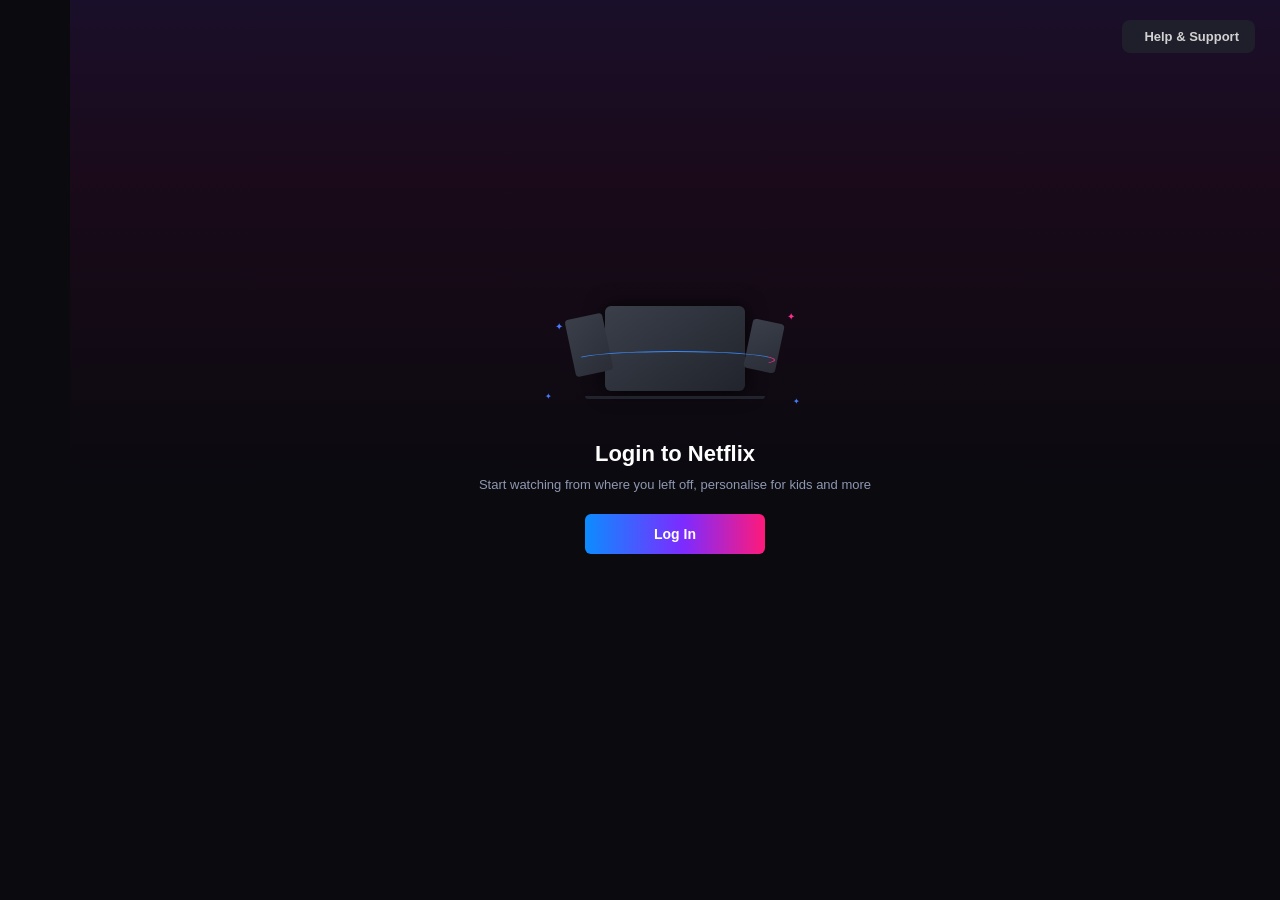
<file: login.html>
<!DOCTYPE html>
<html lang="en">
<head>
    <meta charset="UTF-8">
    <meta name="viewport" content="width=device-width, initial-scale=1.0">
    <title>login</title>
    <link rel="stylesheet" href="./login.css">
</head>
<body>
    <main class="login-page">
    
    <div class="top-right">
      <button class="help-btn"><i class="fa-regular fa-circle-question"></i> Help & Support</button>
    </div>

    <div class="center-box">
      <!-- TV + Mobile + Tablet Icon Illustration da -->
      <div class="devices">
        <div class="tv"></div>
        <div class="mobile left"></div>
        <div class="mobile right"></div>
        <div class="ring"></div>
        <span class="star s1">✦</span>
        <span class="star s2">✦</span>
        <span class="star s3">✦</span>
        <span class="star s4">✦</span>
      </div>

      <h2>Login to Netflix</h2>
      <p>Start watching from where you left off, personalise for kids and more</p>

      <button class="login-btn">Log In</button>
    </div>

  </main>
</body>
</html>
</file>
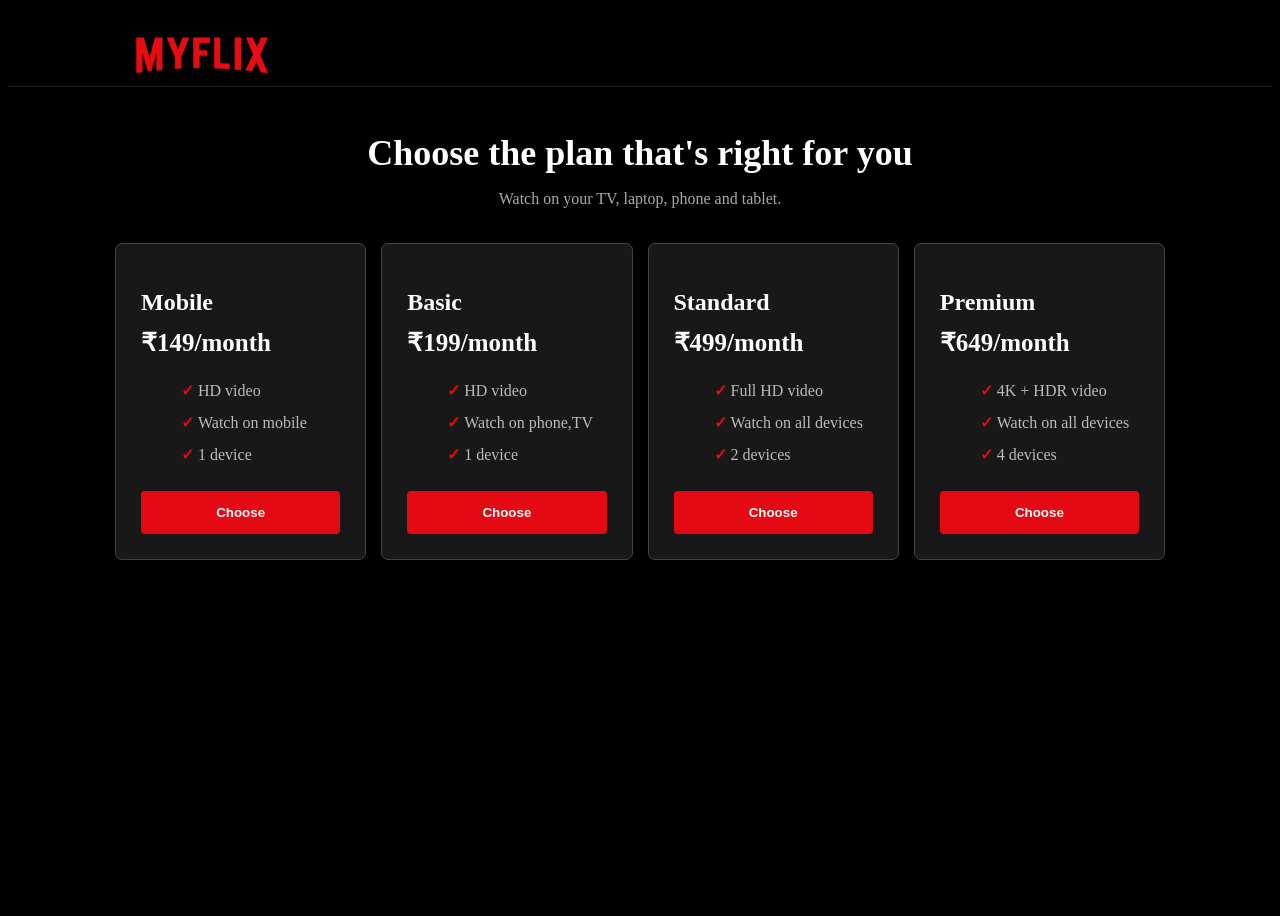
<file: plan.html>
<!DOCTYPE html>
<html lang="en">
<head>
    <meta charset="UTF-8">
    <meta name="viewport" content="width=device-width, initial-scale=1.0">
    <title>Plan</title>
    <link rel="stylesheet" href="./plan.css">
</head>
<body class="page">
    <header class="simple-header">
        <a class="logo" href="index.html"><img src="./image/logo_img.jpg" class="netlogo"></a><span>STEP 2 OF 3</span>
    </header>
    <main class="plans">
        <h1>Choose the plan that's right for you</h1>
        <p>Watch on your TV, laptop, phone and tablet.</p>
        <div class="plan-grid">
            <div class="plan">
                <h2>Mobile</h2>
                <div class="price">₹149/month</div>
                <ul>
                    <li>HD video</li>
                    <li>Watch on mobile</li>
                    <li>1 device</li>
                </ul>
                <a href="home.html"><button class="full-btn">Choose</button></a>
            </div>
            <div class="plan">
                <h2>Basic</h2>
                <div class="price">₹199/month</div>
                <ul>
                    <li>HD video</li>
                    <li>Watch on phone,TV</li>
                    <li>1 device</li>
                </ul>
                <a href="home.html"><button class="full-btn">Choose</button></a>
            </div>
            <div class="plan">
                <h2>Standard</h2>
                <div class="price">₹499/month</div>
                <ul>
                    <li>Full HD video</li>
                    <li>Watch on all devices</li>
                    <li>2 devices</li>
                </ul>
                <a href="home.html"><button class="full-btn">Choose</button></a>
            </div>
            <div class="plan">
                <h2>Premium</h2>
                <div class="price">₹649/month</div>
                <ul>
                    <li>4K + HDR video</li>
                    <li>Watch on all devices</li>
                    <li>4 devices</li>
                </ul><a href="home.html"><button class="full-btn">Choose</button></a>
            </div>
        </div>
    </main>
</body>
</html>
</file>
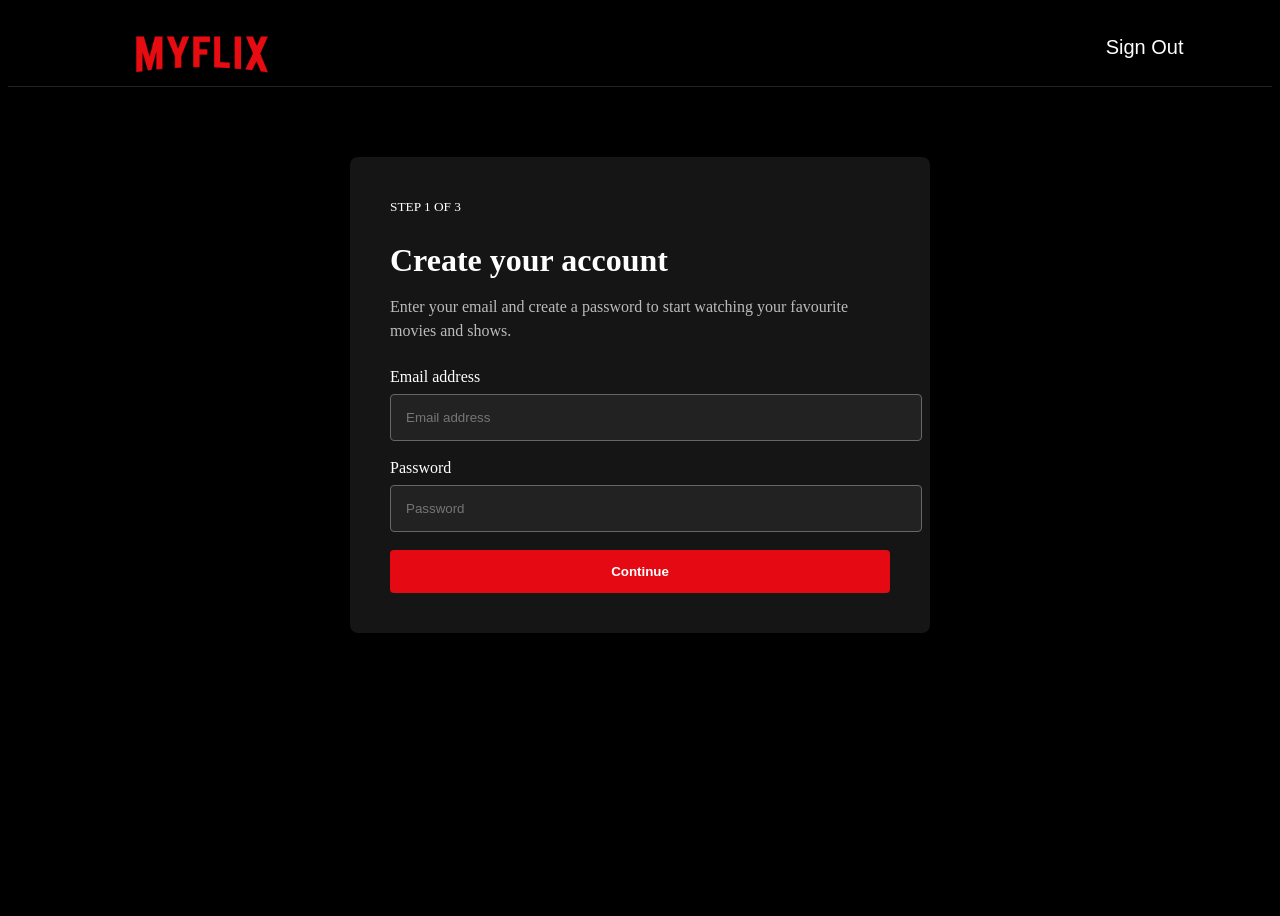
<file: signup.html>
<!DOCTYPE html>
<html lang="en">
<head>
    <meta charset="UTF-8">
    <meta name="viewport" content="width=device-width, initial-scale=1.0">
    <title>Signup</title>
    <link rel="stylesheet" href="./signup.css">
</head>
<body class="page">
     
         <!-- SIGNUP -->

<header class="simple-header">
    <a class="logo" href="index.html"><img src="./image/logo_img.jpg" class="netlogo"></a>
    <a href="index.html">Sign Out</a>
</header>
<main class="form-page">
    <section class="form-card">
        <small>STEP 1 OF 3</small>
        <h1>Create your account</h1>
        <p>Enter your email and create a password to start watching your favourite movies and shows.</p>
        <label>Email address</label><input class="field" type="email" placeholder="Email address">
        <label>Password</label><input class="field" type="password" placeholder="Password">
        <a href="./plan.html"><button class="full-btn">Continue</button></a>
    </section>
</main>


</body>
</html>
</file>
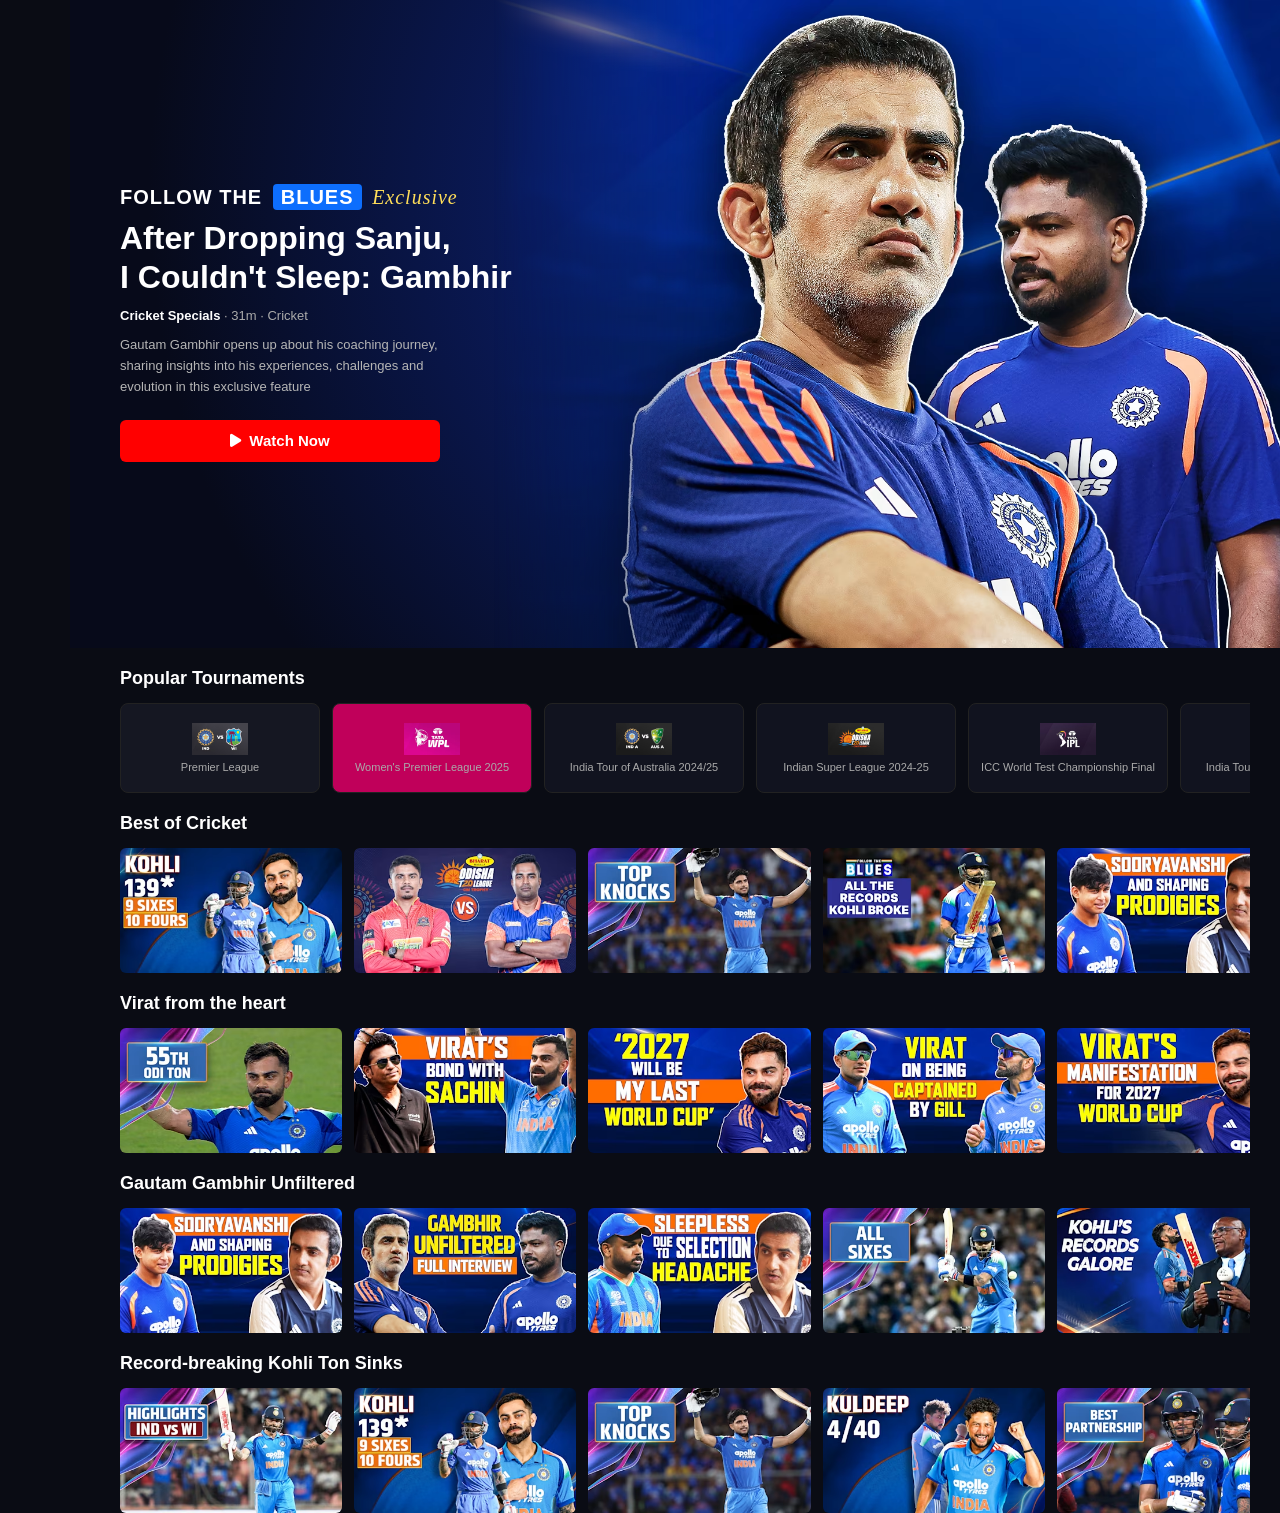
<file: sports.html>
<!DOCTYPE html>
<html>
<head>
  <title>Sports - JioHotstar Clone</title>
  <link rel="stylesheet" href="https://cdnjs.cloudflare.com/ajax/libs/font-awesome/6.5.0/css/all.min.css">
  <link rel="stylesheet" href="./sports.css">
</head>
<body>

<div class="app">
  

  <main class="main">

    <!-- HERO BANNER - NEE ANUPUNA SCREENSHOT DA -->
    <div class="hero-sports">
      <div class="hero-left">
        <h2 class="top-title"><span class="flag"></span> FOLLOW THE <span class="blues">BLUES</span> <i>Exclusive</i></h2>
        <h1>After Dropping Sanju,<br>I Couldn't Sleep: Gambhir</h1>
        <p class="meta"><b>Cricket Specials</b> · 31m · Cricket</p>
        <p class="desc">Gautam Gambhir opens up about his coaching journey,<br>sharing insights into his experiences, challenges and<br>evolution in this exclusive feature</p>
        <button class="watch-btn"><i class="fa-solid fa-play"></i> Watch Now</button>
      </div>
      
      <div class="hero-right">
        <!-- Un screenshot maari 2 players image da -->
        <img src="./image/sports.AVIF" alt="Gambhir">
      </div>

      <!-- Keela chinna thumbnails row da -->
      
    </div>

    <!-- POPULAR TOURNAMENTS DA -->
    <div class="section">
      <h3>Popular Tournaments</h3>
      <div class="tournament-row">
        <div class="tour-card"><img src="./image/sports01.AVIF"><p>Premier League</p></div>
        <div class="tour-card pink"><img src="./image/sports02.AVIF"><p>Women's Premier League 2025</p></div>
        <div class="tour-card dark"><img src="./image/sports03.AVIF"><p>India Tour of Australia 2024/25</p></div>
        <div class="tour-card dark"><img src="./image/sports04.AVIF"><p>Indian Super League 2024-25</p></div>
        <div class="tour-card dark"><img src="./image/sports05.AVIF"><p>ICC World Test Championship Final</p></div>
        <div class="tour-card dark"><img src="./image/sports07.AVIF"><p>India Tour of Australia 2024/25</p></div>
         <div class="tour-card dark"><img src="./image/sports08.AVIF"><p>Premier League</p></div>
      </div>
    </div>

    <!-- EXTRA ROW - Best of Cricket -->
    <div class="section">
      <h3>Best of Cricket</h3>
      <div class="cards">
        <div class="card"><img src="./image/cricket2.AVIF"></div>
        <div class="card"><img src="./image/cricket3.AVIF"></div>
        <div class="card"><img src="./image/cricket4.AVIF"></div>
        <div class="card"><img src="./image/cricket5.AVIF"></div>
        <div class="card"><img src="./image/cricket6.AVIF"></div>
      </div>
    </div>

    <div class="section">
      <h3>Virat from the heart</h3>
      <div class="cards">
        <div class="card"><img src="./image/virat01.AVIF"></div>
        <div class="card"><img src="./image/virat02.AVIF"></div>
        <div class="card"><img src="./image/virat03.AVIF"></div>
        <div class="card"><img src="./image/virat04.AVIF"></div>
        <div class="card"><img src="./image/virat05.AVIF"></div>
        <div class="card"><img src="./image/virat06.AVIF"></div>
      </div>
    </div>

    <div class="section">
      <h3>Gautam Gambhir Unfiltered</h3>
      <div class="cards">
        <div class="card"><img src="./image/gambhir01.AVIF"></div>
        <div class="card"><img src="./image/gambhir.AVIF"></div>
        <div class="card"><img src="./image/gambhir02.AVIF"></div>
        <div class="card"><img src="./image/gambhir03.AVIF"></div>
        <div class="card"><img src="./image/gambhir04.AVIF"></div>
        <div class="card"><img src="./image/virat06.AVIF"></div>
      </div>
    </div>


    <div class="section">
      <h3>Record-breaking Kohli Ton Sinks </h3>
      <div class="cards">
        <div class="card"><img src="./image/record01.AVIF"></div>
        <div class="card"><img src="./image/record02.AVIF"></div>
        <div class="card"><img src="./image/record03.AVIF"></div>
        <div class="card"><img src="./image/record04.AVIF"></div>
        <div class="card"><img src="./image/record05.AVIF"></div>
        <div class="card"><img src="./image/record06.AVIF"></div>
        <div class="card"><img src="./image/record07.AVIF"></div>
      </div>
    </div>


    

  </main>
</div>

</body>
</html>
</file>
<file: login.css>
*{margin:0; padding:0; box-sizing:border-box;}
body{background:#0a0a0f; font-family:Inter, Arial; overflow:hidden;}

.app{display:flex;}

.sidebar{
  width:70px; height:100vh; position:fixed; left:0; top:0;
  background:#0e1015; display:flex; flex-direction:column;
  align-items:center; gap:28px; padding-top:20px; z-index:100;
}
.sidebar i{color:#888; font-size:17px;}
.sidebar a.active i{color:white;}
.bottom{margin-top:auto; margin-bottom:30px;}

.login-page{
  margin-left:70px;
  width:calc(100% - 70px);
  height:100vh;
  background: linear-gradient(180deg, #1a0f2a 0%, #1a0a1a 20%, #0a0a0f 55%);
  position:relative;
  display:flex;
  align-items:center;
  justify-content:center;
}

/* Help & Support button mela irukku da */
.top-right{
  position:absolute;
  top:20px;
  right:25px;
}
.help-btn{
  background:#1f1f2b;
  border:none;
  color:#d1d1d1;
  padding:9px 16px;
  border-radius:8px;
  font-size:13px;
  font-weight:600;
  cursor:pointer;
  display:flex; gap:6px; align-items:center;
}
.help-btn:hover{background:#2a2a3a;}

.center-box{
  text-align:center;
  margin-top:-50px;
}

/* DEVICES ILLUSTRATION - TV, Mobile da - CSS la panniten da */
.devices{
  position:relative;
  width:280px;
  height:120px;
  margin:0 auto 25px;
}
.tv{
  position:absolute;
  left:50%; top:10px;
  transform:translateX(-50%);
  width:140px; height:85px;
  background: linear-gradient(145deg, #3a3f4a, #21242c);
  border-radius:6px;
  box-shadow:0 0 20px rgba(0,0,0,0.8);
}
.tv::after{
  content:"";
  position:absolute;
  bottom:-8px; left:20px; right:20px;
  height:3px;
  background:#21242c;
  border-radius:0 0 5px 5px;
  box-shadow: 40px 0 0 #21242c, -40px 0 0 #21242c;
}
.mobile{
  position:absolute;
  width:38px; height:58px;
  background: linear-gradient(145deg, #3a3f4a, #2a2d36);
  border-radius:4px;
  top:20px;
}
.mobile.left{left:35px; transform:rotate(-12deg);}
.mobile.right{right:35px; transform:rotate(12deg); top:25px; width:32px; height:50px;}

.ring{
  position:absolute;
  top:55px; left:50%;
  transform:translateX(-50%);
  width:200px; height:18px;
  border:1.5px solid transparent;
  border-top-color:#3a8bff;
  border-right-color:#ff2d92;
  border-radius:50%;
}

.star{position:absolute; color:#4a7bff; font-size:10px;}
.s1{left:20px; top:25px;}
.s2{right:20px; top:15px; color:#ff2d92;}
.s3{left:10px; bottom:15px; font-size:8px;}
.s4{right:15px; bottom:10px; font-size:8px;}

.center-box h2{
  font-size:22px;
  font-weight:700;
  color:white;
  margin-bottom:10px;
}
.center-box p{
  color:#8f98b2;
  font-size:13px;
  margin-bottom:22px;
}

.login-btn{
  width:180px;
  height:40px;
  border:none;
  border-radius:6px;
  font-size:14px;
  font-weight:700;
  color:white;
  cursor:pointer;
  background: linear-gradient(90deg, #0c8cff 0%, #7d2bff 55%, #ff1a7a 100%);
  transition:0.3s;
}
.login-btn:hover{transform:scale(1.05); box-shadow:0 5px 20px rgba(255,0,100,0.4);}
</file>
<file: plan.css>
.page{
    min-height:100vh;
    background:#000
}
.simple-header{
    height:78px;
    padding:0 7%;
    display:flex;
    align-items:center;
    justify-content:space-between;
    border-bottom:1px solid #222
}
.netlogo{
    height:37px;
    display:inline;
    margin-top: 20px;
    margin-left: 40px;
}
.plans{color:white;width:min(1050px,94%);margin:45px auto}
.plans h1{color:white;      
    text-align:center;font-size:36px;margin-bottom:12px}
.plans>p{text-align:center;color:#aaa;margin-bottom:35px}
.plan-grid{display:grid;grid-template-columns:repeat(4,1fr);gap:15px}
.plan{background:#181818;border:1px solid #444;border-radius:7px;padding:25px}
.plan h2{margin-bottom:12px}
.plan .price{font-size:25px;font-weight:bold;margin-bottom:18px;color:#fff}
.plan ul{list-style:none;color:#bbb;line-height:2;margin-bottom:20px}
.plan li::before{content:"✓ ";color:#e50914;font-weight:bold}
.full-btn{width:100%;padding:14px;border:0;border-radius:4px;background:#e50914;color:#fff;font-weight:bold}
</file>
<file: signup.css>
.page{
    min-height:100vh;
    background:#000
}
.simple-header{
    height:78px;
    padding:0 7%;
    display:flex;
    align-items:center;
    justify-content:space-between;
    border-bottom:1px solid #222
}
.netlogo{
    height:37px;
    display:inline;
    margin-top: 20px;
    margin-left: 40px;
}
.simple-header a {
    text-decoration: none;
    color: white;
    font-family: Arial, Helvetica, sans-serif;
    font-size: 20px;
}
.form-page{
    display:flex;
    justify-content:center;
    align-items:center;
    padding:70px 20px
}
.form-card{
    width:min(500px,100%);
    background:#151515;
    padding:40px;
    color:white;
    border-radius:8px
}
.form-card h1{
    font-size:32px;
    margin-bottom:14px
}
.form-card p{
    color:#bbb;
    line-height:1.5;
    margin-bottom:25px
}
.field{
    width:100%;
    background:#222;
    border:1px solid #666;
    color:#fff;
    padding:15px;
    border-radius:4px;
    margin:8px 0 18px
}
.full-btn{
    width:100%;
    padding:14px;
    border:0;
    border-radius:4px;
    background:#e50914;
    color:#fff;
    font-weight:bold
}
</file>
<file: sports.css>
*{margin:0; padding:0; box-sizing:border-box;}
body{background:#0a0c14; color:white; font-family:Arial; overflow-x:hidden;}
.app{display:flex;}
.sidebar{
  width:70px; height:100vh; position:fixed; left:0; top:0;
  background:#0e1015; display:flex; flex-direction:column;
  align-items:center; gap:28px; padding-top:20px; z-index:100; border-right:1px solid #1a1a1a;
}
.sidebar i{color:#888; font-size:18px;}
.sidebar a.active i{color:white;}
.bottom{margin-top:auto; margin-bottom:30px;}

.main{margin-left:70px; width:calc(100% - 70px);}

/* HERO BANNER - UN SCREENSHOT MAARIYE DA */
.hero-sports{
  position:relative;
  width:100%; height:72vh;
  background: radial-gradient(circle at 70% 30%, #1a3a8f 0%, #0a1a5a 40%, #070a1a 80%);
  display:flex;
  align-items:center;
  padding:0 40px 0 50px;
  overflow:hidden;
}
.hero-left{max-width:520px; z-index:3;}
.top-title{font-size:20px; font-weight:900; letter-spacing:1px; margin-bottom:10px;}
.top-title .blues{background:#0d6efd; color:white; padding:2px 8px; border-radius:4px; margin:0 4px;}
.top-title i{color:#ffde59; font-family:cursive; font-weight:400;}

.hero-left h1{font-size:32px; font-weight:800; line-height:1.2; margin-bottom:12px;}
.meta{color:#aaa; font-size:13px; margin-bottom:12px;}
.meta b{color:white;}
.desc{color:#b5b5b5; font-size:13px; line-height:1.6; margin-bottom:22px;}

.watch-btn{
  width:320px; height:42px; border:none; border-radius:6px;
  background-color: red;
  color:white; font-weight:700; font-size:15px; cursor:pointer;
  display:flex; align-items:center; justify-content:center; gap:8px;
}

.hero-right{
  position:absolute; right:0; top:0;
  width:65%; height:100%;
}
.hero-right img{
  width:100%; height:100%; object-fit:cover;
  mask-image: linear-gradient(to right, transparent, black 30%);
  -webkit-mask-image: linear-gradient(to right, transparent, black 30%);
}

/* Chinna thumbnails keela da */
.mini-thumbs{
  position:absolute; bottom:20px; right:40px;
  display:flex; gap:8px; align-items:center; z-index:5;
}
.mini-thumbs img{
  width:65px; height:38px; border-radius:4px; object-fit:cover;
  opacity:0.5; border:1px solid transparent; cursor:pointer;
}
.mini-thumbs img.active{opacity:1; border-color:white; transform:scale(1.1);}
.mini-thumbs .arrow{
  width:28px; height:38px; background:rgba(0,0,0,0.5);
  display:flex; align-items:center; justify-content:center;
  border-radius:4px; cursor:pointer;
}

/* POPULAR TOURNAMENTS DA */
.section{padding:20px 30px 0 50px;}
.section h3{font-size:18px; margin-bottom:14px;}
.tournament-row{display:flex; gap:12px; overflow-x:auto; scrollbar-width:none;}
.tournament-row::-webkit-scrollbar{display:none;}
.tour-card{
  min-width:200px; height:90px; background:#151722; border-radius:8px;
  display:flex; flex-direction:column; align-items:center; justify-content:center;
  border:1px solid #222; cursor:pointer; flex-shrink:0;
}
.tour-card.pink{background:#c0005a;}
.tour-card.dark{background:#11131f;}
.tour-card img{height:32px; object-fit:contain; margin-bottom:6px;}
.tour-card p{font-size:11px; color:#aaa;}

.cards{display:flex; gap:12px; overflow-x:auto; scrollbar-width:none;}
.cards::-webkit-scrollbar{display:none;}
.card{min-width:220px; height:125px; border-radius:6px; overflow:hidden; background:#1a1a1a; flex-shrink:0;}
.card img{width:100%; height:100%; object-fit:cover;}

/* MOBILE DA */
@media(max-width:768px){
  .main{margin-left:0; width:100%; padding-bottom:70px;}
  .sidebar{
    top:auto; bottom:0; width:100%; height:60px;
    flex-direction:row; justify-content:space-around; padding:0; border-top:1px solid #222;
  }
  .hero-sports{height:55vh; padding:20px; flex-direction:column; justify-content:flex-end; align-items:flex-start;}
  .hero-right{width:100%; opacity:0.5;}
  .hero-left h1{font-size:22px;}
  .watch-btn{width:100%;}
  .mini-thumbs{right:10px; bottom:10px;}
  .mini-thumbs img{width:45px; height:28px;}
  .section{padding:15px;}
}
</file>
